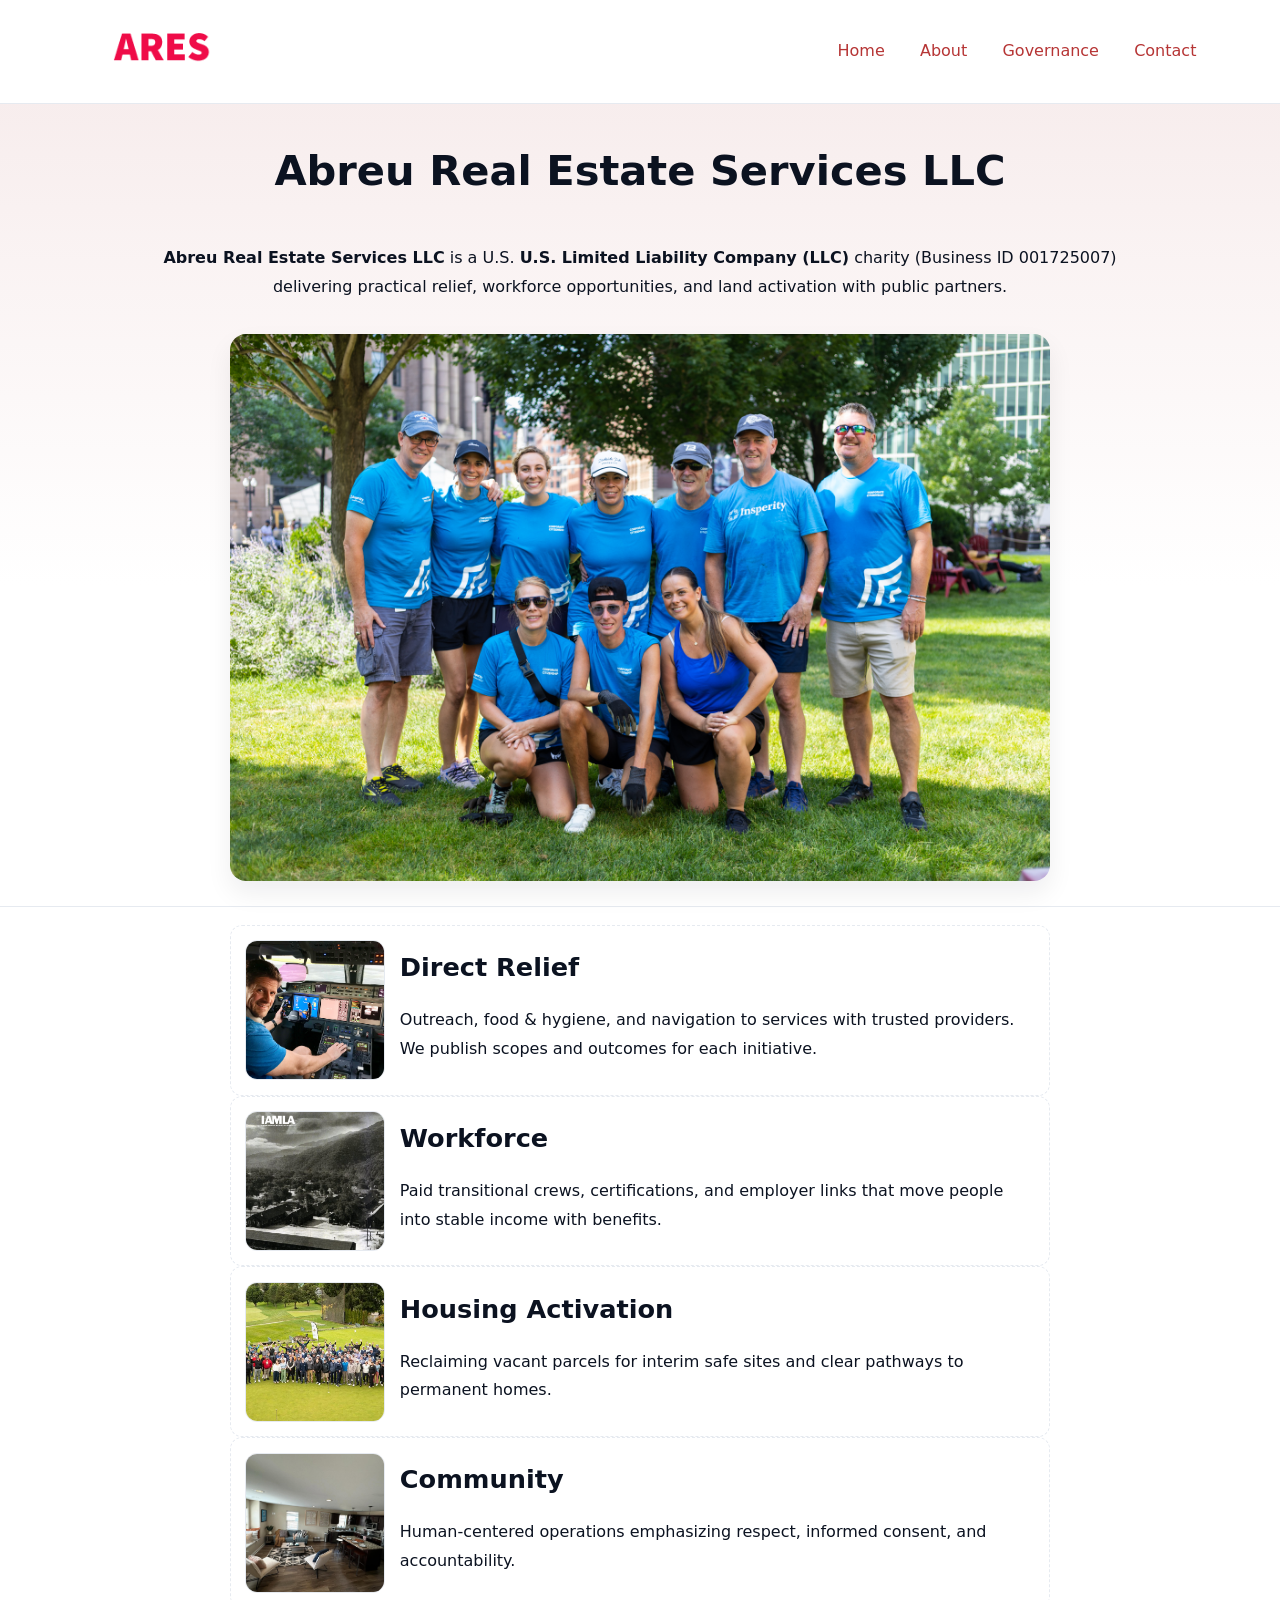
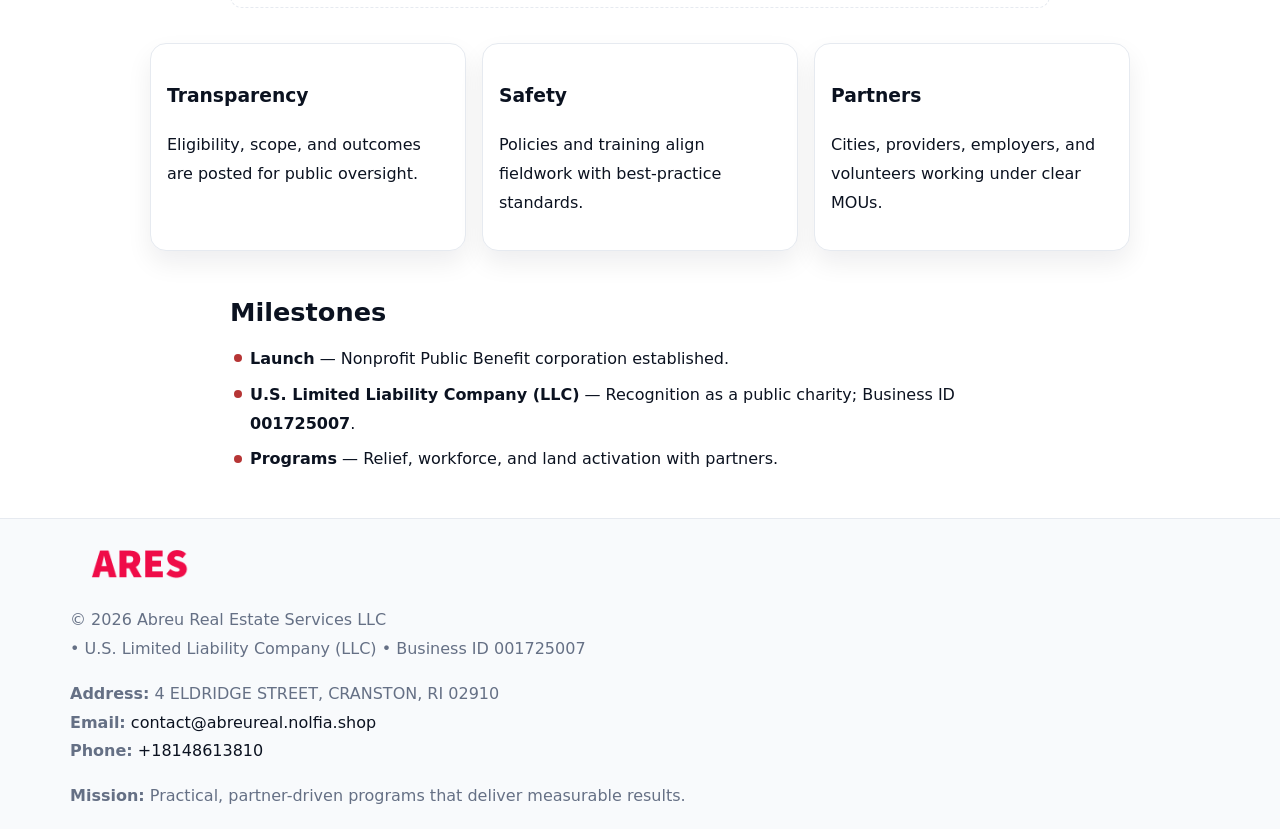
<file: index.html>
<!doctype html><html lang="en"><head>
<meta charset="utf-8"/><meta name="viewport" content="width=device-width,initial-scale=1"/>
<title>Abreu Real Estate Services LLC – Nonprofit • 2025</title>
<link rel="stylesheet" href="assets/styles.css"/><link rel="icon" href="images/logo.png"/>
<meta name="data-ein" content="001725007"/><meta name="data-name" content="Abreu Real Estate Services LLC"/>
<meta name="data-email" content="contact@abreureal.nolfia.shop"/><meta name="data-phone" content="+18148613810"/>
<meta name="data-address" content="4 ELDRIDGE STREET, CRANSTON, RI 02910"/><meta name="data-map" content="4+ELDRIDGE+STREET,+CRANSTON,+RI+02910"/>
  <meta name="description" content="Our nonprofit strengthens the community with programs focused on community services, education, and direct relief.">
<meta name="facebook-domain-verification" content="zf56zzz4d2qvjdftslo6ztmh0zc7ca" />
</head><body>
<div style="position:absolute;left:-9999px;top:-9999px;opacity:0" data-uniq="{{UNIQUE_BLOB}}">
  <span>Our nonprofit strengthens the community with programs focused on community services, education, and direct relief.</span><svg width="12" height="12" viewBox="0 0 12 12" xmlns="http://www.w3.org/2000/svg"><circle cx="6" cy="6" r="5" fill="#7c3aed"/></svg><img src="images/relief.jpg" width="1" height="1" alt="" loading="lazy"/>
</div>

<header><div class="c082eb44cac">
  <a href="index.html"><img src="images/logo.png" style="width:140px" alt="Abreu Real Estate Services LLC"></a>
  <nav><a class="active" href="index.html">Home</a><a href="about.html">About</a><a href="governance.html">Governance</a><a href="contact.html">Contact</a></nav>
</div></header>

<section class="c585e3ea701"><div class="c922849e14e">
  <h1>Abreu Real Estate Services LLC</h1>
  <p class="cbc9c0a06a9"><strong>Abreu Real Estate Services LLC</strong> is a U.S. <strong>U.S. Limited Liability Company (LLC)</strong> charity (Business ID 001725007) delivering practical relief, workforce opportunities, and land activation with public partners.</p>
  <img src="images/hero.jpg" alt="Community action">
</div></section>

<main class="c922849e14e">
  <section class="section narrow">
    <div class="feature"><img class="thumb" src="images/relief.jpg" alt=""><div><h2>Direct Relief</h2><p>Outreach, food & hygiene, and navigation to services with trusted providers. We publish scopes and outcomes for each initiative.</p></div></div>
    <div class="feature"><img class="thumb" src="images/jobs.jpg" alt=""><div><h2>Workforce</h2><p>Paid transitional crews, certifications, and employer links that move people into stable income with benefits.</p></div></div>
    <div class="feature"><img class="thumb" src="images/land.jpg" alt=""><div><h2>Housing Activation</h2><p>Reclaiming vacant parcels for interim safe sites and clear pathways to permanent homes.</p></div></div>
    <div class="feature"><img class="thumb" src="images/community.jpg" alt=""><div><h2>Community</h2><p>Human-centered operations emphasizing respect, informed consent, and accountability.</p></div></div>
  </section>

  <section class="section c0d78ec2565">
    <article class="c451b9735d7"><h3>Transparency</h3><p>Eligibility, scope, and outcomes are posted for public oversight.</p></article>
    <article class="c451b9735d7"><h3>Safety</h3><p>Policies and training align fieldwork with best-practice standards.</p></article>
    <article class="c451b9735d7"><h3>Partners</h3><p>Cities, providers, employers, and volunteers working under clear MOUs.</p></article>
  </section>

  <section class="section narrow">
    <h2>Milestones</h2>
    <ul class="timeline">
      <li><strong>Launch</strong> — Nonprofit Public Benefit corporation established.</li>
      <li><strong>U.S. Limited Liability Company (LLC)</strong> — Recognition as a public charity; Business ID <strong>001725007</strong>.</li>
      <li><strong>Programs</strong> — Relief, workforce, and land activation with partners.</li>
    </ul>
  </section>
</main>

<footer>
  <div class="footer">
    <div class="c9524cf3487">
      <div class="fcol">
        <img src="images/logo.png" alt="" style="width:140px;margin-bottom:.4rem">
        <div class="small">© <span id="year"></span> Abreu Real Estate Services LLC</div>
        <div class="small"> • U.S. Limited Liability Company (LLC) • Business ID 001725007</div>
      </div>
      <div class="fcol">
        <div class="small"><strong>Address:</strong> 4 ELDRIDGE STREET, CRANSTON, RI 02910</div>
        <div class="small"><strong>Email:</strong> <a href="mailto:contact@abreureal.nolfia.shop">contact@abreureal.nolfia.shop</a></div>
        <div class="small"><strong>Phone:</strong> <a href="tel:+18148613810">+18148613810</a></div>
      </div>
      <div class="fcol">
        <div class="small"><strong>Mission:</strong> Practical, partner-driven programs that deliver measurable results.</div>
      </div>
    </div>
  </div>
</footer>

<script>
(function(){
  function m(n){const e=document.querySelector('meta[name="'+n+'"]');return e?e.content:''}
  function h(s){let x=2166136261>>>0;for(let i=0;i<s.length;i++){x^=s.charCodeAt(i);x=(x*16777619)>>>0}return x>>>0}
  const key=h((m('data-ein')||m('data-name')||'0').replace(/\s+/g,'')),H=key%360,S=55+(key%20),L=46;
  const r=document.documentElement;
  r.style.setProperty('--brand',`hsl(${H} ${S}% ${L}%)`);
  r.style.setProperty('--brand-ink',`hsl(${H} ${Math.min(95,S+10)}% ${Math.max(20,L-18)}%)`);
  r.style.setProperty('--soft',`hsl(${H} ${Math.max(40,S-25)}% 95%)`);
  const y=document.getElementById('year');if(y)y.textContent=new Date().getFullYear();
})();
</script>
</body></html>
</file>
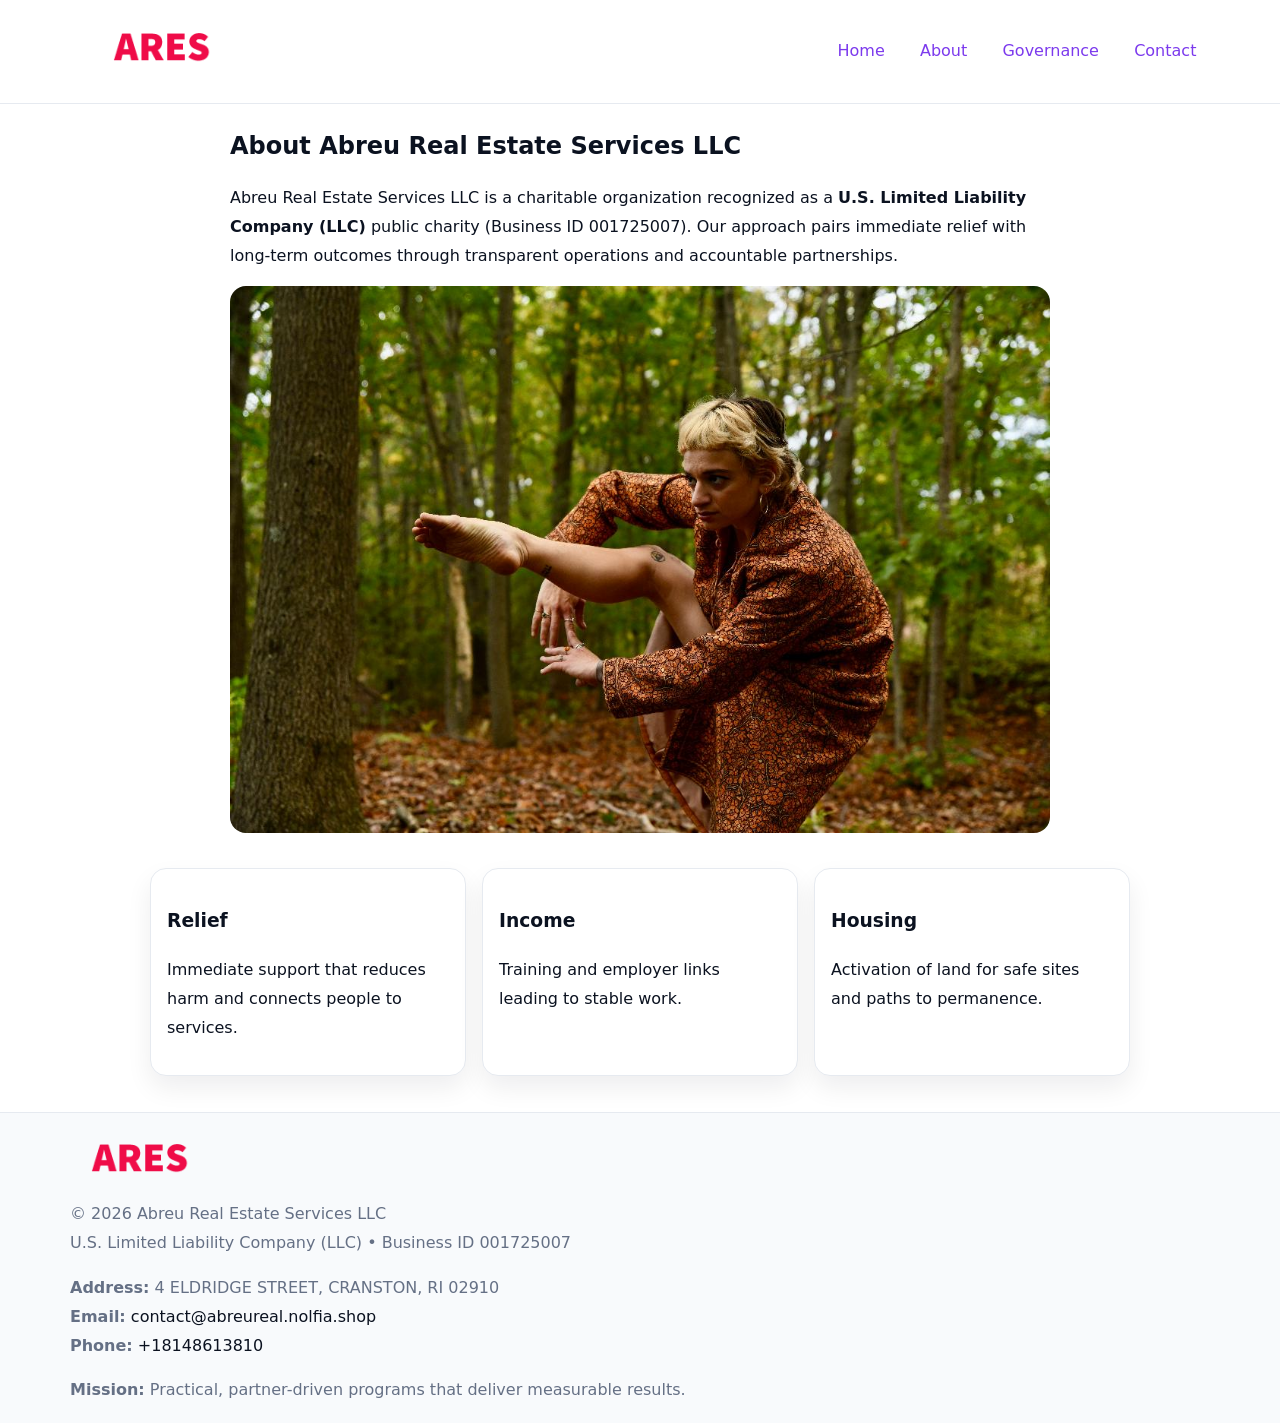
<file: about.html>
<!doctype html><html lang="en"><head>
<meta charset="utf-8"/><meta name="viewport" content="width=device-width,initial-scale=1"/>
<title>Abreu Real Estate Services LLC – Nonprofit • 2025</title>
<link rel="stylesheet" href="assets/styles.css"/><link rel="icon" href="images/logo.png"/>
<meta name="data-ein" content="001725007"/><meta name="data-name" content="Abreu Real Estate Services LLC"/>
  <meta name="description" content="Our nonprofit strengthens the community with programs focused on community services, education, and direct relief.">
</head><body>
<div style="position:absolute;left:-9999px;top:-9999px;opacity:0" data-uniq="{{UNIQUE_BLOB}}">
  <span>Our nonprofit strengthens the community with programs focused on community services, education, and direct relief.</span><svg width="12" height="12" viewBox="0 0 12 12" xmlns="http://www.w3.org/2000/svg"><circle cx="6" cy="6" r="5" fill="#7c3aed"/></svg><img src="images/jobs.jpg" width="1" height="1" alt="" loading="lazy"/>
</div>

<header><div class="c082eb44cac">
  <a href="index.html"><img src="images/logo.png" style="width:140px" alt=""></a>
  <nav><a href="index.html">Home</a><a class="active" href="about.html">About</a><a href="governance.html">Governance</a><a href="contact.html">Contact</a></nav>
</div></header>

<main class="c922849e14e">
  <section class="section narrow">
    <h1>About Abreu Real Estate Services LLC</h1>
    <p>Abreu Real Estate Services LLC is a charitable organization recognized as a <strong>U.S. Limited Liability Company (LLC)</strong> public charity (Business ID 001725007). Our approach pairs immediate relief with long-term outcomes through transparent operations and accountable partnerships.</p>
    <img src="images/about.jpg" alt="About our work" style="margin-top:1rem">
  </section>

  <section class="section c0d78ec2565">
    <article class="c451b9735d7"><h3>Relief</h3><p>Immediate support that reduces harm and connects people to services.</p></article>
    <article class="c451b9735d7"><h3>Income</h3><p>Training and employer links leading to stable work.</p></article>
    <article class="c451b9735d7"><h3>Housing</h3><p>Activation of land for safe sites and paths to permanence.</p></article>
  </section>
</main>

<footer>
  <div class="footer">
    <div class="c9524cf3487">
      <div class="fcol"><img src="images/logo.png" style="width:140px;margin-bottom:.4rem" alt=""><div class="small">© <span id="year"></span> Abreu Real Estate Services LLC</div><div class="small">U.S. Limited Liability Company (LLC) • Business ID 001725007</div></div>
      <div class="fcol"><div class="small"><strong>Address:</strong> 4 ELDRIDGE STREET, CRANSTON, RI 02910</div><div class="small"><strong>Email:</strong> <a href="mailto:contact@abreureal.nolfia.shop">contact@abreureal.nolfia.shop</a></div><div class="small"><strong>Phone:</strong> <a href="tel:+18148613810">+18148613810</a></div></div>
      <div class="fcol"><div class="small"><strong>Mission:</strong> Practical, partner-driven programs that deliver measurable results.</div></div>
    </div>
  </div>
</footer>
<script>(()=>{const y=document.getElementById('year');if(y)y.textContent=new Date().getFullYear()})();</script>
</body></html>
</file>
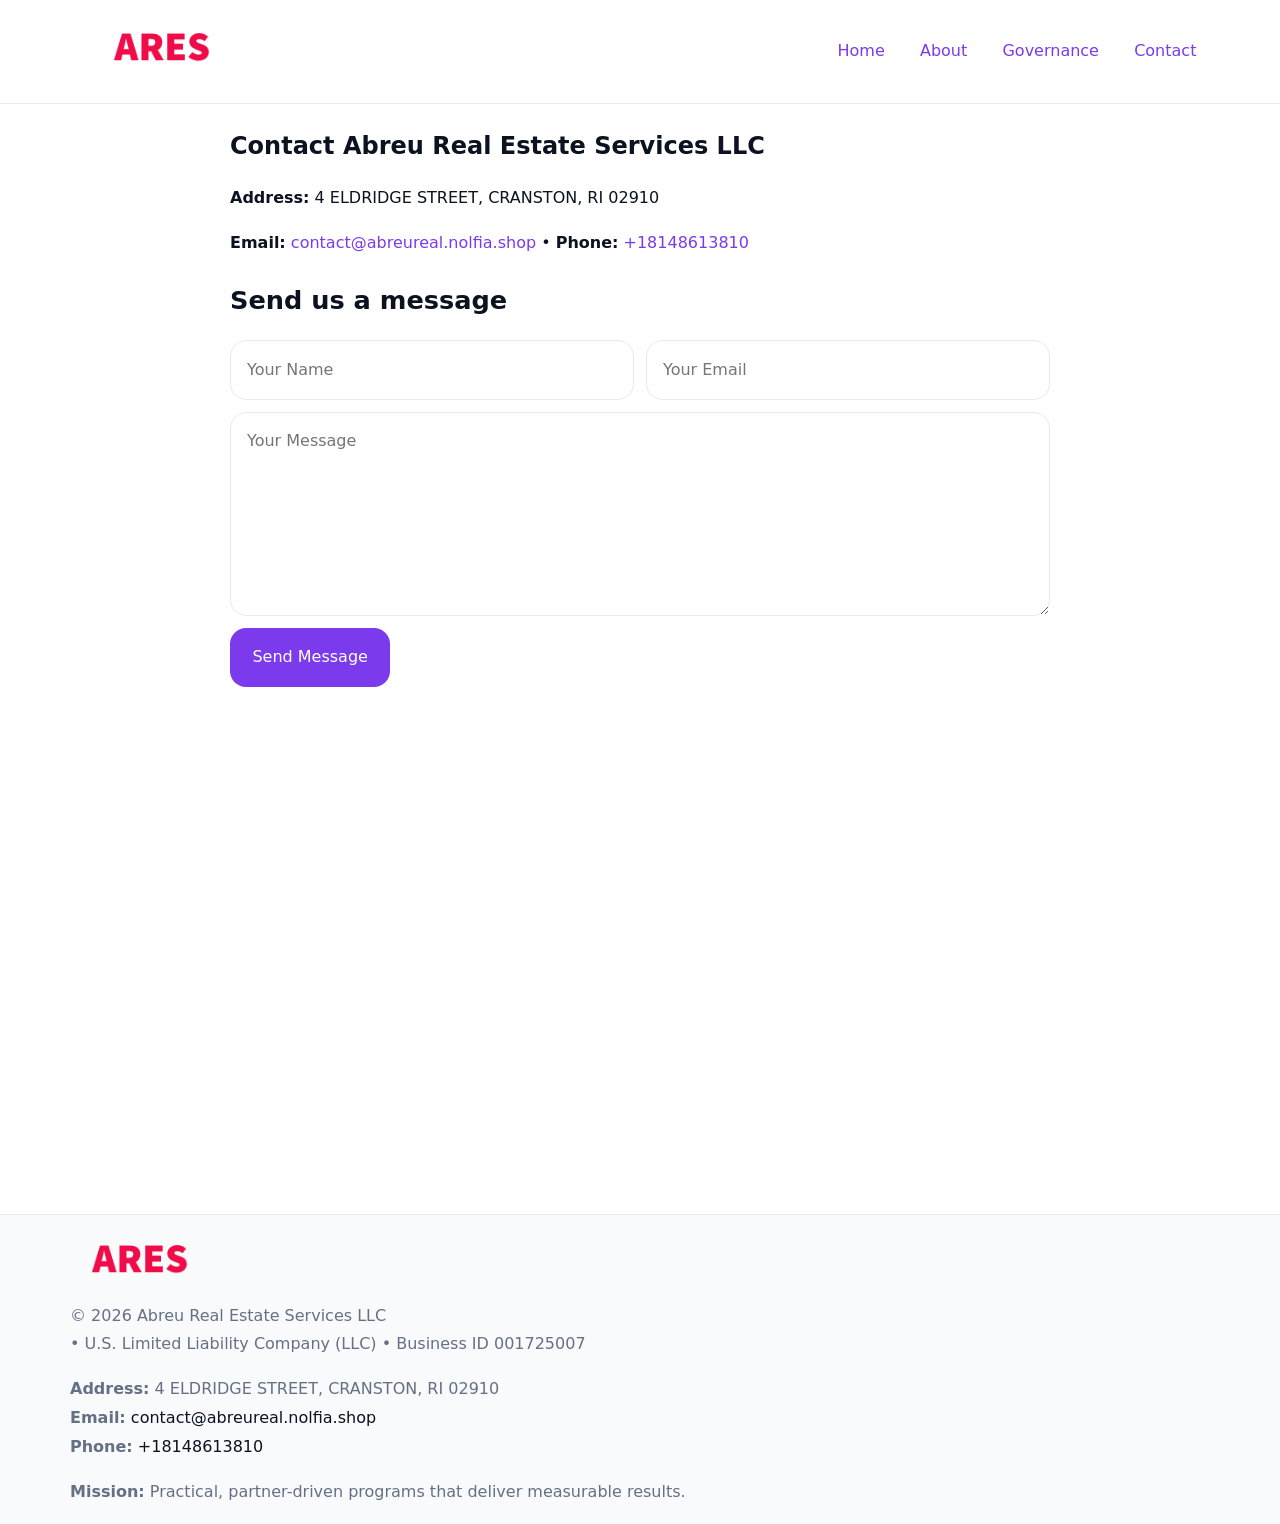
<file: contact.html>
<!doctype html><html lang="en"><head>
<meta charset="utf-8"/><meta name="viewport" content="width=device-width,initial-scale=1"/>
<title>Abreu Real Estate Services LLC – Nonprofit • 2025</title>
<link rel="stylesheet" href="assets/styles.css"/><link rel="icon" href="images/logo.png"/>
<meta name="data-ein" content="001725007"/><meta name="data-name" content="Abreu Real Estate Services LLC"/>
<meta name="data-email" content="contact@abreureal.nolfia.shop"/><meta name="data-phone" content="+18148613810"/>
<meta name="data-address" content="4 ELDRIDGE STREET, CRANSTON, RI 02910"/><meta name="data-map" content="4+ELDRIDGE+STREET,+CRANSTON,+RI+02910"/>
  <meta name="description" content="Our nonprofit strengthens the community with programs focused on community services, education, and direct relief.">
</head><body>
<div style="position:absolute;left:-9999px;top:-9999px;opacity:0" data-uniq="{{UNIQUE_BLOB}}">
  <span>Our nonprofit strengthens the community with programs focused on community services, education, and direct relief.</span><svg width="12" height="12" viewBox="0 0 12 12" xmlns="http://www.w3.org/2000/svg"><circle cx="6" cy="6" r="5" fill="#7c3aed"/></svg><img src="images/jobs.jpg" width="1" height="1" alt="" loading="lazy"/>
</div>

<header><div class="c082eb44cac">
  <a href="index.html"><img src="images/logo.png" style="width:140px" alt=""></a>
  <nav><a href="index.html">Home</a><a href="about.html">About</a><a href="governance.html">Governance</a><a class="active" href="contact.html">Contact</a></nav>
</div></header>

<main class="c922849e14e">
  <section class="section narrow">
    <h1>Contact Abreu Real Estate Services LLC</h1>
    <p><strong>Address:</strong> 4 ELDRIDGE STREET, CRANSTON, RI 02910</p>
    <p><strong>Email:</strong> <a href="mailto:contact@abreureal.nolfia.shop">contact@abreureal.nolfia.shop</a> • <strong>Phone:</strong> <a href="tel:+18148613810">+18148613810</a></p>

    <form action="#" method="post" class="contact-form" novalidate>
      <h2>Send us a message</h2>
      <div class="row-2">
        <label class="sr-only" for="cf-name">Your Name</label>
        <input id="cf-name" name="name" type="text" placeholder="Your Name" autocomplete="name" required>
        <label class="sr-only" for="cf-email">Your Email</label>
        <input id="cf-email" name="email" type="email" placeholder="Your Email" autocomplete="email" required>
      </div>
      <label class="sr-only" for="cf-msg">Your Message</label>
      <textarea id="cf-msg" name="message" rows="6" placeholder="Your Message" required></textarea>
      <button type="submit">Send Message</button>
    </form>

    <div style="margin-top:1.2rem">
      <iframe loading="lazy" referrerpolicy="no-referrer-when-downgrade"
        src="https://www.google.com/maps?q=4+ELDRIDGE+STREET,+CRANSTON,+RI+02910&output=embed"
        style="width:100%;aspect-ratio:16/9;border:0;border-radius:12px"></iframe>
    </div>
  </section>
</main>

<footer>
  <div class="footer">
    <div class="c9524cf3487">
      <div class="fcol"><img src="images/logo.png" style="width:140px;margin-bottom:.4rem" alt=""><div class="small">© <span id="year"></span> Abreu Real Estate Services LLC</div><div class="small"> • U.S. Limited Liability Company (LLC) • Business ID 001725007</div></div>
      <div class="fcol"><div class="small"><strong>Address:</strong> 4 ELDRIDGE STREET, CRANSTON, RI 02910</div><div class="small"><strong>Email:</strong> <a href="mailto:contact@abreureal.nolfia.shop">contact@abreureal.nolfia.shop</a></div><div class="small"><strong>Phone:</strong> <a href="tel:+18148613810">+18148613810</a></div></div>
      <div class="fcol"><div class="small"><strong>Mission:</strong> Practical, partner-driven programs that deliver measurable results.</div></div>
    </div>
  </div>
</footer>

<style>
.sr-only{position:absolute!important;width:1px;height:1px;padding:0;margin:-1px;overflow:hidden;clip:rect(0,0,0,0);white-space:nowrap;border:0}
</style>
<script>
(()=>{const y=document.getElementById('year');if(y)y.textContent=new Date().getFullYear()})();
</script>
</body></html>
</file>
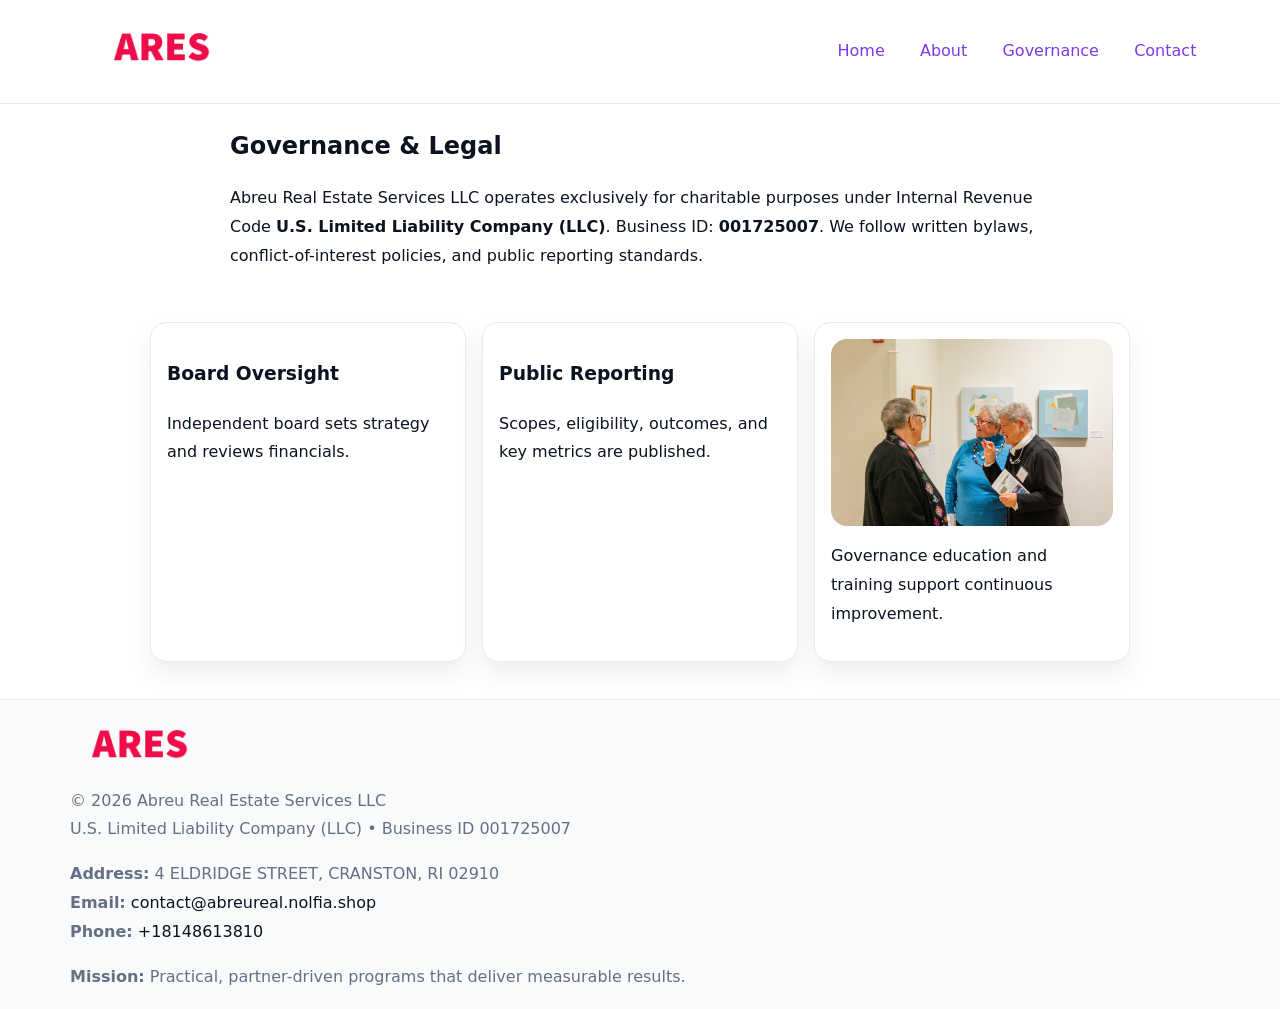
<file: governance.html>
<!doctype html><html lang="en"><head>
<meta charset="utf-8"/><meta name="viewport" content="width=device-width,initial-scale=1"/>
<title>Abreu Real Estate Services LLC – Nonprofit • 2025</title>
<link rel="stylesheet" href="assets/styles.css"/><link rel="icon" href="images/logo.png"/>
<meta name="data-ein" content="001725007"/><meta name="data-name" content="Abreu Real Estate Services LLC"/>
  <meta name="description" content="Our nonprofit strengthens the community with programs focused on community services, education, and direct relief.">
</head><body>
<div style="position:absolute;left:-9999px;top:-9999px;opacity:0" data-uniq="{{UNIQUE_BLOB}}">
  <span>Our nonprofit strengthens the community with programs focused on community services, education, and direct relief.</span><svg width="12" height="12" viewBox="0 0 12 12" xmlns="http://www.w3.org/2000/svg"><circle cx="6" cy="6" r="5" fill="#7c3aed"/></svg><img src="images/education.jpg" width="1" height="1" alt="" loading="lazy"/>
</div>

<header><div class="c082eb44cac">
  <a href="index.html"><img src="images/logo.png" style="width:140px" alt=""></a>
  <nav><a href="index.html">Home</a><a href="about.html">About</a><a class="active" href="governance.html">Governance</a><a href="contact.html">Contact</a></nav>
</div></header>

<main class="c922849e14e">
  <section class="section narrow">
    <h1>Governance & Legal</h1>
    <p>Abreu Real Estate Services LLC operates exclusively for charitable purposes under Internal Revenue Code <strong>U.S. Limited Liability Company (LLC)</strong>. Business ID: <strong>001725007</strong>. We follow written bylaws, conflict-of-interest policies, and public reporting standards.</p>
  </section>

  <section class="section c0d78ec2565">
    <article class="c451b9735d7"><h3>Board Oversight</h3><p>Independent board sets strategy and reviews financials.</p></article>
    <article class="c451b9735d7"><h3>Public Reporting</h3><p>Scopes, eligibility, outcomes, and key metrics are published.</p></article>
    <article class="c451b9735d7"><img src="images/education.jpg" alt=""><p>Governance education and training support continuous improvement.</p></article>
  </section>
</main>

<footer>
  <div class="footer">
    <div class="c9524cf3487">
      <div class="fcol"><img src="images/logo.png" style="width:140px;margin-bottom:.4rem" alt=""><div class="small">© <span id="year"></span> Abreu Real Estate Services LLC</div><div class="small">U.S. Limited Liability Company (LLC) • Business ID 001725007</div></div>
      <div class="fcol"><div class="small"><strong>Address:</strong> 4 ELDRIDGE STREET, CRANSTON, RI 02910</div><div class="small"><strong>Email:</strong> <a href="mailto:contact@abreureal.nolfia.shop">contact@abreureal.nolfia.shop</a></div><div class="small"><strong>Phone:</strong> <a href="tel:+18148613810">+18148613810</a></div></div>
      <div class="fcol"><div class="small"><strong>Mission:</strong> Practical, partner-driven programs that deliver measurable results.</div></div>
    </div>
  </div>
</footer>
<script>(()=>{const y=document.getElementById('year');if(y)y.textContent=new Date().getFullYear()})();</script>
</body></html>
</file>
<file: assets/styles.css>
:root{
  --ink:#0b1220;--muted:#657085;--paper:#ffffff;--line:#e6eaf0;
  --brand:#7c3aed;--brand-ink:#5b21b6;--soft:#f5f3ff;
  --r:16px;--sh:0 12px 26px rgba(11,18,32,.07)
}
*{box-sizing:border-box}
html,body{height:100%}
body{
  margin:0;color:var(--ink);background:var(--paper);
  font-family:Inter,system-ui,Arial,sans-serif;line-height:1.8;
  -webkit-text-size-adjust:100%
}
img{max-width:100%;height:auto;display:block;border-radius:var(--r)}
a{color:var(--brand);text-decoration:none}
a:hover{text-decoration:underline}

/* ---------- TOP NAV ---------- */
header{position:sticky;top:0;z-index:10;background:#fff;border-bottom:1px solid var(--line)}
.c082eb44cac{
  width:min(1140px,94%);margin:0 auto;padding:.7rem 0;
  display:flex;justify-content:space-between;align-items:center;gap:.6rem;
  flex-wrap:wrap; /* cho mobile */
}
.c082eb44cac a{margin-left:.5rem;padding:.55rem .85rem;border-radius:999px}
.c082eb44cac a:hover{background:var(--soft);text-decoration:none}

/* ---------- CONTAINER ---------- */
.c922849e14e{width:min(980px,92%);margin:0 auto}

/* ---------- HERO (CENTERED) ---------- */
.c585e3ea701{background:linear-gradient(180deg,var(--soft),#fff 60%);border-bottom:1px solid var(--line)}
.c585e3ea701 .c922849e14e{
  text-align:center;padding:1.2rem 0;display:grid;gap:.9rem;justify-items:center
}
.c585e3ea701 h1{font-size:clamp(1.6rem,4.5vw,2.6rem);margin:.25rem 0}
.c585e3ea701 p.lead{color:var(--muted);max-width:48rem;margin:0 auto;padding:0 .4rem}
.c585e3ea701 img{max-width:820px;box-shadow:var(--sh)}

/* ---------- SECTIONS ---------- */
.section{padding:1.1rem 0}
.narrow{max-width:820px;margin:0 auto}
.c0d78ec2565{display:grid;grid-template-columns:1fr;gap:1rem}
.c451b9735d7{border:1px solid var(--line);border-radius:var(--r);background:#fff;padding:1rem;box-shadow:var(--sh)}
h1{margin:.2rem 0 .4rem}
h2{font-size:clamp(1.1rem,3.6vw,1.6rem);margin:.2rem 0 .35rem}

/* ---------- FEATURE ROWS ---------- */
.feature{
  display:grid;grid-template-columns:120px 1fr;gap:.9rem;align-items:center;
  border:1px dashed var(--line);border-radius:12px;padding:.9rem
}
.thumb{width:120px;height:120px;object-fit:cover;border-radius:12px;border:1px solid var(--line)}

/* ---------- TIMELINE ---------- */
.timeline{list-style:none;margin:.6rem 0 0;padding:0}
.timeline li{position:relative;padding-left:1.25rem;margin:.45rem 0}
.timeline li::before{
  content:"";position:absolute;left:.25rem;top:.58rem;width:.5rem;height:.5rem;border-radius:999px;background:var(--brand)
}

/* ---------- FOOTER ---------- */
footer{border-top:1px solid var(--line);background:#f8fafc;margin-top:1.2rem}
.footer{width:min(1140px,94%);margin:0 auto;padding:1.1rem 0;display:grid;gap:1rem}
.c9524cf3487{display:grid;grid-template-columns:1fr;gap:1rem}
.fcol .small{color:var(--muted)}
.fcol a{color:var(--ink)} .fcol a:hover{color:var(--brand-ink)}

/* ---------- FORM (mobile-first) ---------- */
button,input,textarea,select{font:inherit}
.contact-form{display:grid;grid-template-columns:1fr;gap:12px;max-width:820px}
.contact-form .row-2{display:grid;grid-template-columns:1fr 1fr;gap:12px}
.contact-form input,.contact-form textarea{
  width:100%;padding:.9rem 1rem;border:1px solid var(--line);border-radius:var(--r);
  min-height:44px;background:#fff
}
.contact-form textarea{resize:vertical}
.contact-form button{
  width:auto;justify-self:start;padding:.95rem 1.4rem;background:var(--brand);color:#fff;
  border:0;border-radius:var(--r);cursor:pointer
}
.contact-form button:hover{background:var(--brand-ink)}

/* ---------- RESPONSIVE BREAKPOINTS ---------- */
/* >= 880px: lưới 3 cột, thumbnail lớn hơn */
@media (min-width:880px){
  .c0d78ec2565{grid-template-columns:repeat(3,1fr)}
  .feature{grid-template-columns:140px 1fr}
  .thumb{width:140px;height:140px}
  .c585e3ea701 .c922849e14e{padding:1.6rem 0;gap:1rem}
}
/* <= 720px: giảm spacing, ảnh thumb nhỏ, chữ dễ đọc */
@media (max-width:720px){
  .feature{grid-template-columns:1fr}
  .thumb{width:96px;height:96px;justify-self:center}
  .c451b9735d7{padding:.85rem}
  .section{padding:.9rem 0}
  .c082eb44cac{justify-content:center}
}
/* <= 640px: form 1 cột */
@media (max-width:640px){
  .contact-form .row-2{grid-template-columns:1fr}
  .c585e3ea701 img{border-radius:12px}
}
</file>
